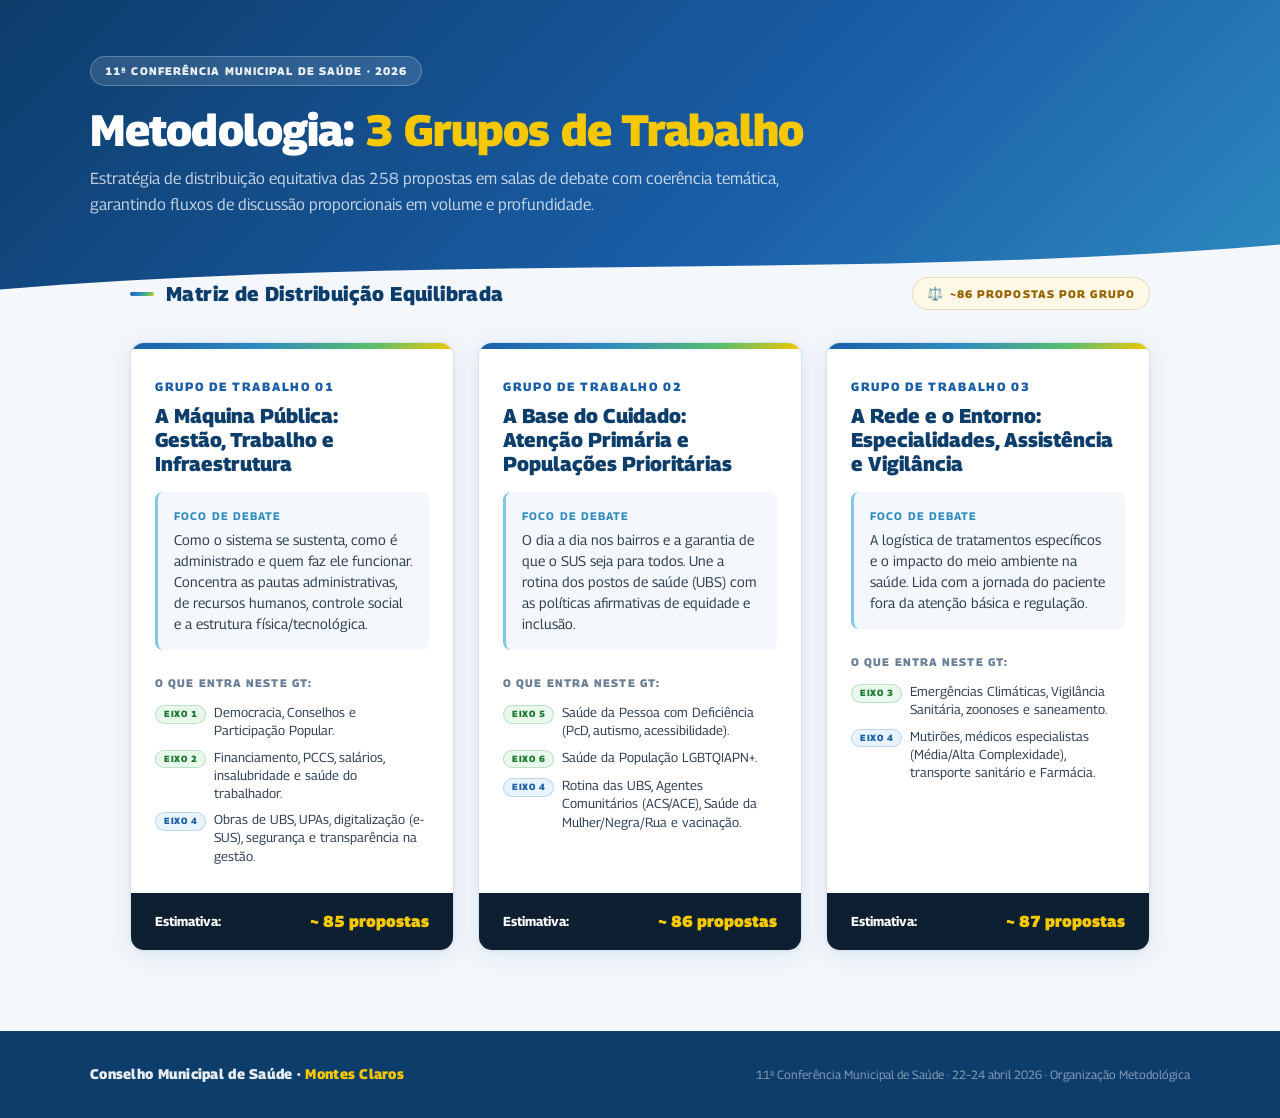
<file: gt.html>
<!DOCTYPE html>
<html lang="pt-BR">
<head>
<meta charset="UTF-8">
<meta name="viewport" content="width=device-width, initial-scale=1.0">
<title>Divisão em 3 GTs — 11ª CMS</title>
<link href="https://fonts.googleapis.com/css2?family=Georama:ital,wght@0,100..900;1,100..900&display=swap" rel="stylesheet">
<style>
/* ═══════════════════════════════════════════════════════════════
   TOKENS — BRAND GUIDE 11ª CMS
   ═══════════════════════════════════════════════════════════════ */
:root {
  --azul-sus:        #1A5EA8;
  --azul-medio:      #2E8BC0;
  --azul-claro:      #7EC8E3;
  --azul-wave:       #0D3D6B;
  --verde-sus:       #3AAA35;
  --verde-wave:      #5BBF6A;
  --amarelo-brasil:  #F5C800;
  --branco-puro:     #FFFFFF;
  --cinza-off:       #F4F7FB;
  --cinza-texto:     #2C3E50;
  --cinza-medio:     #6B7F96;
  --cinza-borda:     #D6E4F0;

  --gradient-wave: linear-gradient(135deg, #1A5EA8 0%, #2E8BC0 40%, #5BBF6A 75%, #F5C800 100%);
  --gradient-hero: linear-gradient(135deg, var(--azul-wave) 0%, var(--azul-sus) 60%, var(--azul-medio) 100%);
  
  --font: 'Georama', sans-serif;
  --sombra-card:    0 4px 24px rgba(26,94,168,.10), 0 1px 4px rgba(26,94,168,.06);
  --sombra-hover:   0 12px 40px rgba(26,94,168,.18), 0 2px 8px rgba(26,94,168,.10);
  
  --radius:   14px;
  --radius-sm: 8px;
  --radius-pill: 999px;
}

/* ── RESET ── */
*, *::before, *::after { box-sizing: border-box; margin: 0; padding: 0; }
body {
  font-family: var(--font);
  background: var(--cinza-off);
  color: var(--cinza-texto);
  min-height: 100vh;
  line-height: 1.6;
}

/* ── HEADER ── */
.header-hero {
  background: var(--gradient-hero);
  padding: 56px 40px 80px;
  position: relative;
  overflow: hidden;
}
.header-hero::after {
  content: '';
  position: absolute;
  bottom: 0; left: 0; right: 0;
  height: 60px;
  background: url("data:image/svg+xml,%3Csvg xmlns='http://www.w3.org/2000/svg' viewBox='0 0 1440 60'%3E%3Cpath fill='%23F4F7FB' d='M0,60 C480,10 960,50 1440,0 L1440,60 Z'/%3E%3C/svg%3E") no-repeat bottom;
  background-size: cover;
}
.header-inner {
  max-width: 1100px;
  margin: 0 auto;
  position: relative;
  z-index: 1;
}
.conf-badge {
  display: inline-flex;
  align-items: center;
  gap: 8px;
  background: rgba(255,255,255,.12);
  border: 1px solid rgba(255,255,255,.25);
  color: rgba(255,255,255,.9);
  font-size: 11px;
  font-weight: 800;
  letter-spacing: .1em;
  text-transform: uppercase;
  padding: 5px 14px;
  border-radius: var(--radius-pill);
  margin-bottom: 20px;
}
.hero-title {
  font-size: clamp(28px, 4vw, 44px);
  font-weight: 800;
  color: #fff;
  line-height: 1.1;
  letter-spacing: -.02em;
  margin-bottom: 12px;
}
.hero-title span { color: var(--amarelo-brasil); }
.hero-sub {
  color: rgba(255,255,255,.75);
  font-size: 16px;
  font-weight: 400;
  max-width: 740px;
}

/* ── CONTENT & SECTIONS ── */
.main-content {
  max-width: 1100px;
  margin: -20px auto 80px;
  padding: 0 40px;
  position: relative;
  z-index: 10;
}
.section-header {
  display: flex;
  align-items: center;
  justify-content: space-between;
  margin-bottom: 32px;
  flex-wrap: wrap;
  gap: 12px;
}
.section-label {
  font-size: 20px;
  font-weight: 800;
  letter-spacing: .02em;
  color: var(--azul-wave);
  display: flex;
  align-items: center;
  gap: 12px;
}
.section-label::before {
  content: '';
  width: 24px; height: 4px;
  background: var(--gradient-wave);
  border-radius: 2px;
}
.badge-equilibrio {
  background: #FEF8E7;
  color: #9A6500;
  font-size: 11px;
  font-weight: 800;
  letter-spacing: .1em;
  text-transform: uppercase;
  padding: 5px 14px;
  border-radius: var(--radius-pill);
  display: inline-flex;
  align-items: center;
  gap: 6px;
  border: 1px solid rgba(154,101,0,.2);
}
.badge-equilibrio::before { content: '⚖️'; font-size: 13px; }

/* ── GRID DE CARDS (3 COLUNAS) ── */
.gt-grid {
  display: grid;
  grid-template-columns: repeat(3, 1fr);
  gap: 24px;
}
.gt-card {
  background: #fff;
  border-radius: var(--radius);
  box-shadow: var(--sombra-card);
  border: 1.5px solid var(--cinza-borda);
  overflow: hidden;
  transition: all .3s cubic-bezier(.34,1.56,.64,1);
  display: flex;
  flex-direction: column;
}
.gt-card:hover {
  transform: translateY(-6px);
  box-shadow: var(--sombra-hover);
  border-color: var(--azul-medio);
}
.gt-card-top {
  height: 6px;
  background: var(--gradient-wave);
}
.gt-card-body {
  padding: 28px 24px;
  flex: 1;
  display: flex;
  flex-direction: column;
}
.gt-number {
  font-size: 12px;
  font-weight: 800;
  letter-spacing: .14em;
  text-transform: uppercase;
  color: var(--azul-sus);
  margin-bottom: 8px;
  display: block;
}
.gt-title {
  font-size: 20px;
  font-weight: 800;
  color: var(--azul-wave);
  line-height: 1.2;
  margin-bottom: 16px;
}
.gt-foco {
  font-size: 14px;
  color: var(--cinza-texto);
  line-height: 1.5;
  margin-bottom: 24px;
  background: var(--cinza-off);
  padding: 16px;
  border-radius: var(--radius-sm);
  border-left: 3px solid var(--azul-claro);
}
.gt-foco strong {
  display: block;
  font-size: 11px;
  text-transform: uppercase;
  letter-spacing: .1em;
  color: var(--azul-medio);
  margin-bottom: 4px;
}

/* ── COMPOSIÇÃO DOS EIXOS ── */
.composition-label {
  font-size: 11px;
  font-weight: 800;
  letter-spacing: .1em;
  text-transform: uppercase;
  color: var(--cinza-medio);
  margin-bottom: 12px;
}
.composition-list {
  list-style: none;
  display: flex;
  flex-direction: column;
  gap: 8px;
  margin-bottom: auto;
}
.composition-item {
  font-size: 13px;
  color: var(--cinza-texto);
  display: flex;
  align-items: flex-start;
  gap: 8px;
  line-height: 1.4;
}
.pill {
  font-size: 9px;
  font-weight: 800;
  letter-spacing: .08em;
  padding: 2px 8px;
  border-radius: var(--radius-pill);
  white-space: nowrap;
  margin-top: 2px;
}
.pill-integral { background: #E8F8EC; color: #1B7A30; border: 1px solid rgba(27,122,48,.2); }
.pill-parcial { background: #E8F4FD; color: var(--azul-sus); border: 1px solid rgba(26,94,168,.2); }

.gt-card-footer {
  padding: 16px 24px;
  background: #0D1F30;
  color: #fff;
  font-size: 13px;
  font-weight: 700;
  display: flex;
  align-items: center;
  justify-content: space-between;
}
.estimativa-num {
  color: var(--amarelo-brasil);
  font-weight: 900;
  font-size: 16px;
}

/* ── FOOTER ── */
footer {
  background: var(--azul-wave);
  padding: 32px 40px;
  text-align: center;
}
.footer-inner {
  max-width: 1100px;
  margin: 0 auto;
  display: flex;
  align-items: center;
  justify-content: space-between;
  flex-wrap: wrap;
  gap: 12px;
}
.footer-logo {
  font-size: 14px;
  font-weight: 800;
  color: rgba(255,255,255,.9);
  letter-spacing: .02em;
}
.footer-logo span { color: var(--amarelo-brasil); }
.footer-copy {
  font-size: 12px;
  color: rgba(255,255,255,.5);
}

/* ── RESPONSIVE ── */
@media (max-width: 992px) {
  .gt-grid { grid-template-columns: repeat(2, 1fr); }
}
@media (max-width: 768px) {
  .header-hero, .main-content { padding-left: 20px; padding-right: 20px; }
  .gt-grid { grid-template-columns: 1fr; }
  .section-header { flex-direction: column; align-items: flex-start; }
  footer .footer-inner { flex-direction: column; text-align: center; justify-content: center; }
}
</style>
</head>
<body>

  <!-- HEADER HERO -->
  <header class="header-hero">
    <div class="header-inner">
      <div class="conf-badge">11ª Conferência Municipal de Saúde · 2026</div>
      <h1 class="hero-title">Metodologia: <span>3 Grupos de Trabalho</span></h1>
      <p class="hero-sub">Estratégia de distribuição equitativa das 258 propostas em salas de debate com coerência temática, garantindo fluxos de discussão proporcionais em volume e profundidade.</p>
    </div>
  </header>

  <main class="main-content">
    
    <div class="section-header">
      <h2 class="section-label">Matriz de Distribuição Equilibrada</h2>
      <span class="badge-equilibrio">~86 Propostas por Grupo</span>
    </div>
    
    <div class="gt-grid">
      
      <!-- GT 1 -->
      <div class="gt-card">
        <div class="gt-card-top"></div>
        <div class="gt-card-body">
          <span class="gt-number">Grupo de Trabalho 01</span>
          <h3 class="gt-title">A Máquina Pública:<br>Gestão, Trabalho e Infraestrutura</h3>
          <div class="gt-foco">
            <strong>Foco de Debate</strong>
            Como o sistema se sustenta, como é administrado e quem faz ele funcionar. Concentra as pautas administrativas, de recursos humanos, controle social e a estrutura física/tecnológica.
          </div>
          
          <div class="composition-label">O que entra neste GT:</div>
          <ul class="composition-list">
            <li class="composition-item">
              <span class="pill pill-integral">EIXO 1</span> Democracia, Conselhos e Participação Popular.
            </li>
            <li class="composition-item">
              <span class="pill pill-integral">EIXO 2</span> Financiamento, PCCS, salários, insalubridade e saúde do trabalhador.
            </li>
            <li class="composition-item">
              <span class="pill pill-parcial">EIXO 4</span> Obras de UBS, UPAs, digitalização (e-SUS), segurança e transparência na gestão.
            </li>
          </ul>
        </div>
        <div class="gt-card-footer">
          <span>Estimativa:</span>
          <span class="estimativa-num">~ 85 propostas</span>
        </div>
      </div>

      <!-- GT 2 -->
      <div class="gt-card">
        <div class="gt-card-top"></div>
        <div class="gt-card-body">
          <span class="gt-number">Grupo de Trabalho 02</span>
          <h3 class="gt-title">A Base do Cuidado:<br>Atenção Primária e Populações Prioritárias</h3>
          <div class="gt-foco">
            <strong>Foco de Debate</strong>
            O dia a dia nos bairros e a garantia de que o SUS seja para todos. Une a rotina dos postos de saúde (UBS) com as políticas afirmativas de equidade e inclusão.
          </div>
          
          <div class="composition-label">O que entra neste GT:</div>
          <ul class="composition-list">
            <li class="composition-item">
              <span class="pill pill-integral">EIXO 5</span> Saúde da Pessoa com Deficiência (PcD, autismo, acessibilidade).
            </li>
            <li class="composition-item">
              <span class="pill pill-integral">EIXO 6</span> Saúde da População LGBTQIAPN+.
            </li>
            <li class="composition-item">
              <span class="pill pill-parcial">EIXO 4</span> Rotina das UBS, Agentes Comunitários (ACS/ACE), Saúde da Mulher/Negra/Rua e vacinação.
            </li>
          </ul>
        </div>
        <div class="gt-card-footer">
          <span>Estimativa:</span>
          <span class="estimativa-num">~ 86 propostas</span>
        </div>
      </div>

      <!-- GT 3 -->
      <div class="gt-card">
        <div class="gt-card-top"></div>
        <div class="gt-card-body">
          <span class="gt-number">Grupo de Trabalho 03</span>
          <h3 class="gt-title">A Rede e o Entorno:<br>Especialidades, Assistência e Vigilância</h3>
          <div class="gt-foco">
            <strong>Foco de Debate</strong>
            A logística de tratamentos específicos e o impacto do meio ambiente na saúde. Lida com a jornada do paciente fora da atenção básica e regulação.
          </div>
          
          <div class="composition-label">O que entra neste GT:</div>
          <ul class="composition-list">
            <li class="composition-item">
              <span class="pill pill-integral">EIXO 3</span> Emergências Climáticas, Vigilância Sanitária, zoonoses e saneamento.
            </li>
            <li class="composition-item">
              <span class="pill pill-parcial">EIXO 4</span> Mutirões, médicos especialistas (Média/Alta Complexidade), transporte sanitário e Farmácia.
            </li>
          </ul>
        </div>
        <div class="gt-card-footer">
          <span>Estimativa:</span>
          <span class="estimativa-num">~ 87 propostas</span>
        </div>
      </div>

    </div>
  </main>

  <!-- FOOTER -->
  <footer>
    <div class="footer-inner">
      <div class="footer-logo">Conselho Municipal de Saúde · <span>Montes Claros</span></div>
      <div class="footer-copy">11ª Conferência Municipal de Saúde · 22–24 abril 2026 · Organização Metodológica</div>
    </div>
  </footer>

</body>
</html>
</file>
